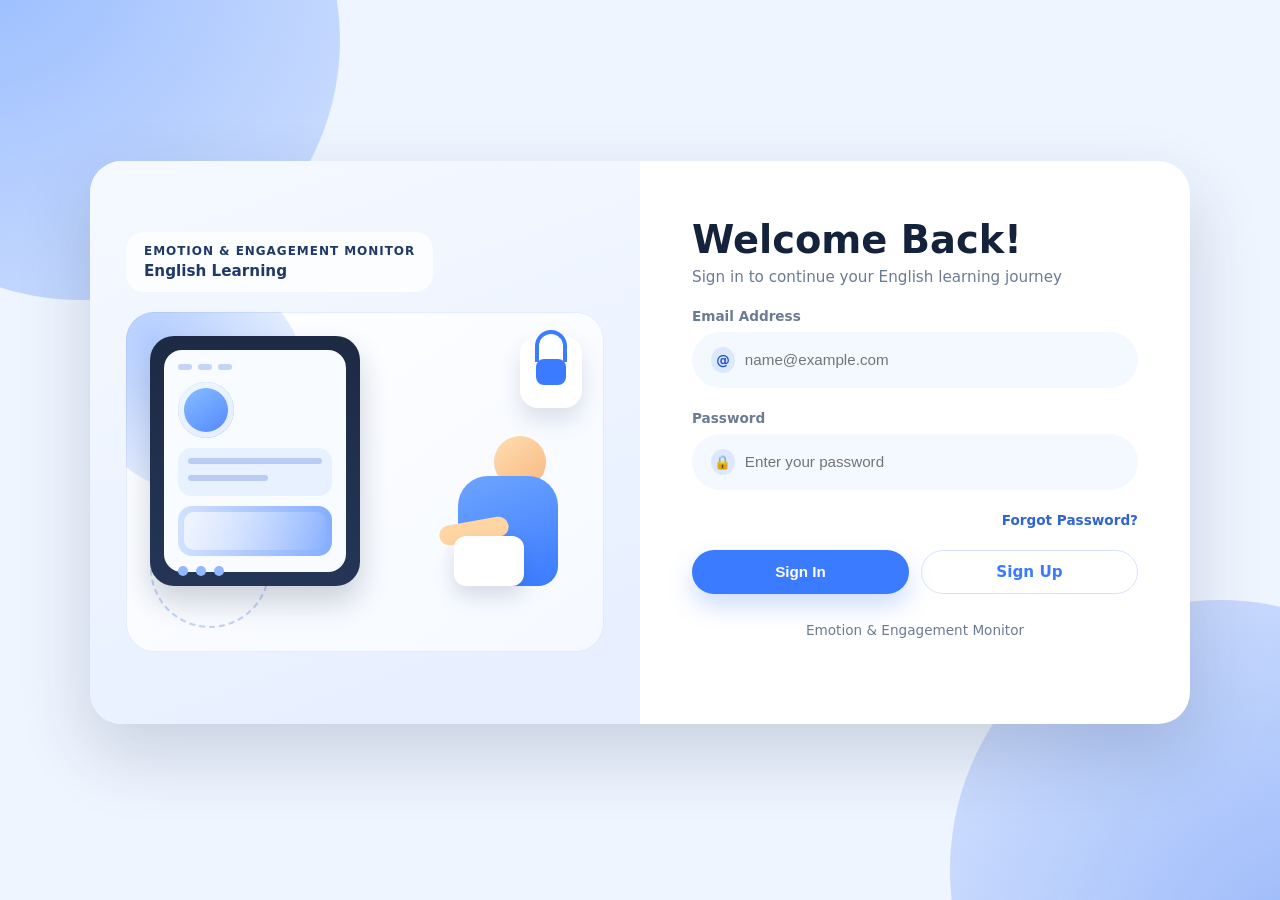
<file: static/admin.html>
<!doctype html>
<html lang="en">
  <head>
    <meta charset="utf-8" />
    <meta name="viewport" content="width=device-width, initial-scale=1" />
    <title>Admin — Emotion Monitor</title>
    <link
      href="https://cdn.jsdelivr.net/npm/bootstrap@5.3.3/dist/css/bootstrap.min.css"
      rel="stylesheet"
      integrity="sha384-QWTKZyjpPEjISv5WaRU9OFeRpok6YctnYmDr5pNlyT2bRjXh0JMhjY6hW+ALEwIH"
      crossorigin="anonymous"
    />
    <link rel="stylesheet" href="/static/styles.css" />
  </head>
  <body class="bg-body-tertiary">
    <nav class="navbar navbar-expand-lg bg-white border-bottom sticky-top">
      <div class="container d-flex justify-content-end align-items-center gap-3">
        <p class="mb-0 small">Signed in as: <strong id="userInfo"></strong></p>
        <button id="logoutBtn" class="btn btn-outline-danger btn-sm">Logout</button>
      </div>
    </nav>

    <main class="container py-4">
      <header class="mb-4">
        <h1 class="h3 mb-1">Admin Monitoring & Maintenance</h1>
        <p class="text-body-secondary mb-0">System activity, maintenance controls, and research export</p>
      </header>

      <section class="card shadow-sm border-0 mb-3">
        <div class="card-body">
          <div class="d-flex justify-content-between align-items-center mb-3">
            <h2 class="h5 mb-0">System Stats</h2>
            <button id="refreshAdminStatsBtn" class="btn btn-outline-primary btn-sm">Refresh Stats</button>
          </div>
          <div class="row g-3">
            <div class="col-6 col-md-3"><div class="border rounded p-2">Users: <strong id="statsUsers">0</strong></div></div>
            <div class="col-6 col-md-3"><div class="border rounded p-2">Materials: <strong id="statsMaterials">0</strong></div></div>
            <div class="col-6 col-md-3"><div class="border rounded p-2">Comments: <strong id="statsComments">0</strong></div></div>
            <div class="col-6 col-md-3"><div class="border rounded p-2">Emotion Logs: <strong id="statsLogs">0</strong></div></div>
          </div>
        </div>
      </section>

      <section class="card shadow-sm border-0 mb-3">
        <div class="card-body">
          <h2 class="h5">Maintenance</h2>
          <div class="row g-3 align-items-end">
            <div class="col-12 col-md-4">
              <label for="adminUserId" class="form-label">User ID</label>
              <input id="adminUserId" class="form-control" type="number" min="1" />
            </div>
            <div class="col-12 col-md-4">
              <label for="adminUserActive" class="form-label">Active Status</label>
              <select id="adminUserActive" class="form-select">
                <option value="true">Active</option>
                <option value="false">Inactive</option>
              </select>
            </div>
            <div class="col-12 col-md-4 d-grid">
              <button id="toggleUserActiveBtn" class="btn btn-warning">Update User Status</button>
            </div>
          </div>
          <div class="mt-3">
            <button id="downloadExportBtn" class="btn btn-success">Download Research CSV</button>
          </div>
        </div>
      </section>

      <section class="card shadow-sm border-0 mb-3">
        <div class="card-body">
          <div class="d-flex justify-content-between align-items-center mb-2">
            <h2 class="h5 mb-0">Activity Feed</h2>
            <button id="refreshAdminActivityBtn" class="btn btn-outline-primary btn-sm">Refresh Activity</button>
          </div>
          <div class="table-responsive">
            <table class="table table-sm table-striped align-middle">
              <thead>
                <tr>
                  <th>Time</th>
                  <th>Event</th>
                  <th>Actor</th>
                  <th>Detail</th>
                </tr>
              </thead>
              <tbody id="adminActivityBody"></tbody>
            </table>
          </div>
        </div>
      </section>

      <section id="messageSection" class="mb-3">
        <div id="appMessage" class="alert d-none mb-0" role="alert"></div>
      </section>
    </main>

    <script src="/static/app.js?v=20260425"></script>
  </body>
</html>
</file>
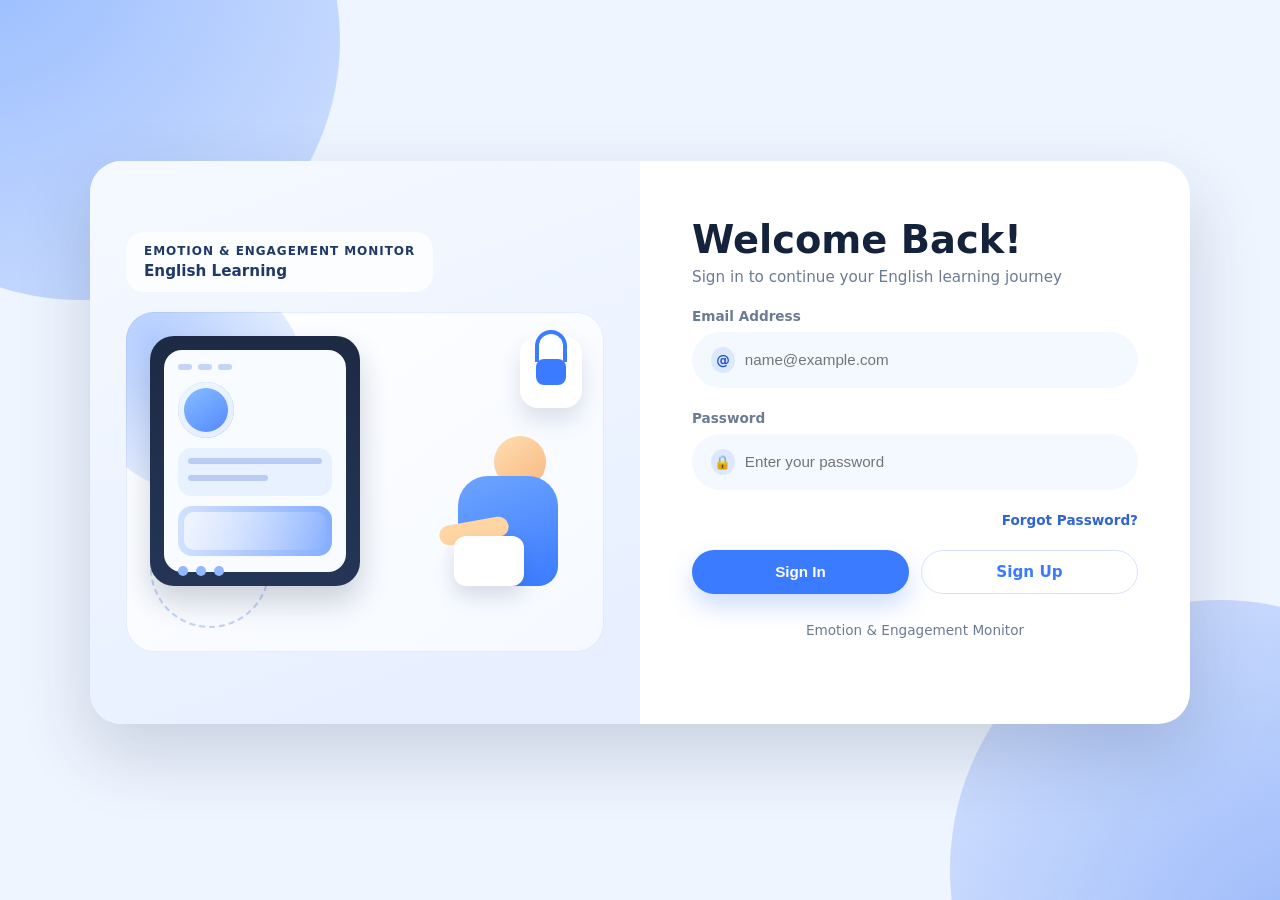
<file: static/login.html>
<!doctype html>
<html lang="en">
  <head>
    <meta charset="utf-8" />
    <meta name="viewport" content="width=device-width, initial-scale=1" />
    <title>Login — Emotion Monitor</title>
    <link rel="stylesheet" href="/static/login.css" />
  </head>
  <body>
    <main class="login-screen">
      <div class="login-background">
        <span class="blob blob-top"></span>
        <span class="blob blob-bottom"></span>
        <span class="blob blob-mid"></span>
      </div>

      <section class="login-card" aria-labelledby="welcomeTitle">
        <div class="login-illustration">
          <div class="illustration-shell">
            <div class="illustration-badge">
              <span>Emotion & Engagement Monitor</span>
              <strong>English Learning</strong>
            </div>

            <div class="illustration-panel">
              <div class="illustration-glow"></div>
              <div class="illustration-device">
                <div class="device-screen">
                  <div class="device-header">
                    <span class="status-pill"></span>
                    <span class="status-pill"></span>
                    <span class="status-pill"></span>
                  </div>
                  <div class="device-content">
                    <div class="avatar"></div>
                    <div class="speech">
                      <span class="speech-line"></span>
                      <span class="speech-line short"></span>
                    </div>
                    <div class="emotion-wave"></div>
                    <div class="emotion-dots">
                      <span></span>
                      <span></span>
                      <span></span>
                    </div>
                  </div>
                </div>
              </div>

              <div class="illustration-student">
                <div class="student-head"></div>
                <div class="student-body"></div>
                <div class="student-arm"></div>
                <div class="student-book"></div>
              </div>

              <div class="illustration-lock">
                <div class="lock-body"></div>
                <div class="lock-ring"></div>
              </div>

              <div class="illustration-orbit"></div>
            </div>
          </div>
        </div>

        <div class="login-form" id="authSection">
          <div class="form-header">
            <h1 id="welcomeTitle">Welcome Back!</h1>
            <p>Sign in to continue your English learning journey</p>
          </div>

          <div class="input-group">
            <label for="loginEmail">Email Address</label>
            <div class="input-shell">
              <span class="input-icon" aria-hidden="true">@</span>
              <input id="loginEmail" type="email" placeholder="name@example.com" autocomplete="email" />
            </div>
          </div>

          <div class="input-group">
            <label for="loginPassword">Password</label>
            <div class="input-shell">
              <span class="input-icon" aria-hidden="true">&#128274;</span>
              <input id="loginPassword" type="password" placeholder="Enter your password" autocomplete="current-password" />
            </div>
          </div>

          <div class="form-row">
            <a class="forgot-link" href="#">Forgot Password?</a>
          </div>

          <div class="button-row">
            <button id="loginBtn" class="btn primary">Sign In</button>
            <a class="btn ghost" href="/static/register.html">Sign Up</a>
          </div>

          

          <p class="form-footer">Emotion & Engagement Monitor</p>

          <section id="messageSection">
            <div id="appMessage" class="alert" role="alert"></div>
          </section>
        </div>
      </section>
    </main>

    <script src="/static/app.js?v=20260423"></script>
  </body>
</html>
</file>
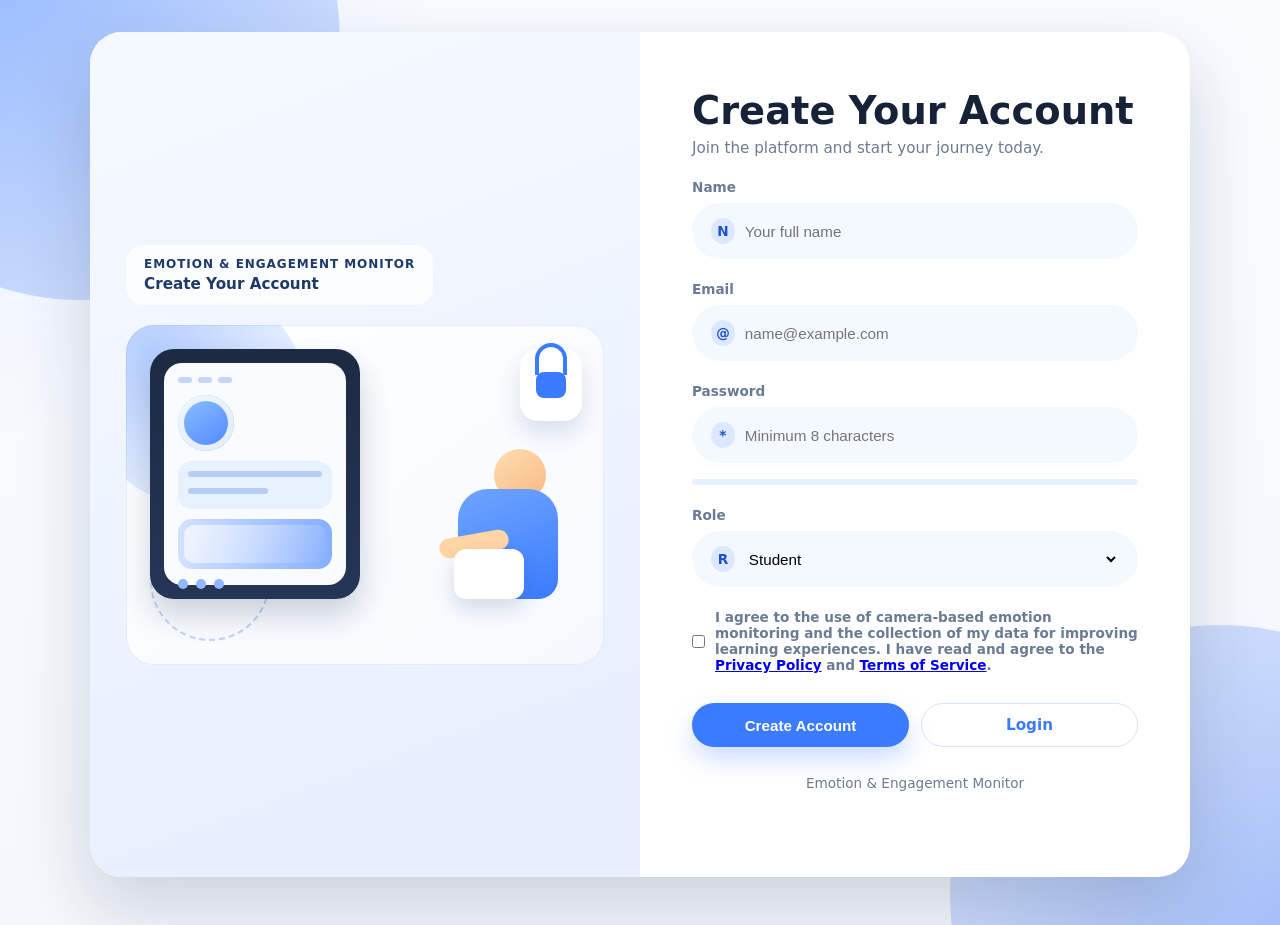
<file: static/register.html>
<!doctype html>
<html lang="en">
  <head>
    <meta charset="utf-8" />
    <meta name="viewport" content="width=device-width, initial-scale=1" />
    <title>Register — Emotion Monitor</title>
    <link rel="stylesheet" href="/static/login.css" />
    <link rel="stylesheet" href="/static/styles.css" />
  </head>
  <body class="bg-body-tertiary">
    <main class="login-screen">
      <div class="login-background">
        <span class="blob blob-top"></span>
        <span class="blob blob-bottom"></span>
        <span class="blob blob-mid"></span>
      </div>

      <section class="login-card" aria-labelledby="registerTitle">
        <div class="login-illustration">
          <div class="illustration-shell">
            <div class="illustration-badge">
              <span>Emotion & Engagement Monitor</span>
              <strong>Create Your Account</strong>
            </div>

            <div class="illustration-panel">
              <div class="illustration-glow"></div>
              <div class="illustration-device">
                <div class="device-screen">
                  <div class="device-header">
                    <span class="status-pill"></span>
                    <span class="status-pill"></span>
                    <span class="status-pill"></span>
                  </div>
                  <div class="device-content">
                    <div class="avatar"></div>
                    <div class="speech">
                      <span class="speech-line"></span>
                      <span class="speech-line short"></span>
                    </div>
                    <div class="emotion-wave"></div>
                    <div class="emotion-dots">
                      <span></span>
                      <span></span>
                      <span></span>
                    </div>
                  </div>
                </div>
              </div>

              <div class="illustration-student">
                <div class="student-head"></div>
                <div class="student-body"></div>
                <div class="student-arm"></div>
                <div class="student-book"></div>
              </div>

              <div class="illustration-lock">
                <div class="lock-body"></div>
                <div class="lock-ring"></div>
              </div>

              <div class="illustration-orbit"></div>
            </div>
          </div>
        </div>

        <div class="login-form" id="authSection">
          <div class="form-header">
            <h1 id="registerTitle">Create Your Account</h1>
            <p>Join the platform and start your journey today.</p>
          </div>

          <div class="input-group">
            <label for="registerName">Name</label>
            <div class="input-shell">
              <span class="input-icon" aria-hidden="true">N</span>
              <input id="registerName" type="text" placeholder="Your full name" autocomplete="name" />
            </div>
          </div>

          <div class="input-group">
            <label for="registerEmail">Email</label>
            <div class="input-shell">
              <span class="input-icon" aria-hidden="true">@</span>
              <input id="registerEmail" type="email" placeholder="name@example.com" autocomplete="email" />
            </div>
          </div>

          <div class="input-group">
            <label for="registerPassword">Password</label>
            <div class="input-shell">
              <span class="input-icon" aria-hidden="true">*</span>
              <input id="registerPassword" type="password" placeholder="Minimum 8 characters" autocomplete="new-password" />
            </div>
            <div id="passwordStrength" style="height:6px; background:#e8f1ff; border-radius:6px; overflow:hidden; margin-top:8px;">
              <div id="passwordStrengthBar" style="width:0%; height:100%; background:linear-gradient(90deg,#ff9a9e,#3a7bff);"></div>
            </div>
          </div>

          <div class="input-group">
            <label for="registerRole">Role</label>
            <div class="input-shell">
              <span class="input-icon" aria-hidden="true">R</span>
              <select id="registerRole" style="border:none; background:transparent; width:100%; outline:none; font-size:0.95rem;">
                <option value="student">Student</option>
                <option value="teacher">Teacher</option>
              </select>
            </div>
          </div>

          <div class="input-group" style="display:flex; align-items:center; gap:10px;">
            <input id="registerConsent" type="checkbox" />
            <label for="registerConsent" style="font-size:0.85rem; color:var(--ink-muted);">I agree to the use of camera-based emotion monitoring and the collection of my data for improving learning experiences. I have read and agree to the <a href="#">Privacy Policy</a> and <a href="#">Terms of Service</a>.</label>
          </div>

          <div class="button-row" style="margin-top:8px;">
            <button id="registerBtn" class="btn primary">Create Account</button>
            <a class="btn ghost" href="/static/login.html">Login</a>
          </div>

          <p class="form-footer">Emotion & Engagement Monitor</p>

          <section id="messageSection">
            <div id="appMessage" class="alert" role="alert"></div>
          </section>
        </div>
      </section>
    </main>

    <script
      src="https://cdn.jsdelivr.net/npm/bootstrap@5.3.3/dist/js/bootstrap.bundle.min.js"
      integrity="sha384-YvpcrYf0tY3lHB60NNkmXc5s9fDVZLESaAA55NDzOxhy9GkcIdslK1eN7N6jIeHz"
      crossorigin="anonymous"
    ></script>
    <script src="/static/app.js?v=20260423"></script>
  </body>
</html>
</file>
<file: static/styles.css>
:root {
	--brand-accent: #0d6efd;
	--student-bg: #f4f7fb;
	--student-card: #ffffff;
	--student-border: #e3e8f2;
	--student-text: #152238;
	--student-muted: #637187;
	--student-soft: #eef3fb;
	--student-success: #2bb673;
}

body {
	min-height: 100vh;
	background:
		radial-gradient(circle at top left, rgba(72, 124, 255, 0.08), transparent 28%),
		linear-gradient(180deg, #f8fbff 0%, var(--student-bg) 100%);
	color: var(--student-text);
	font-feature-settings: "cv02", "cv03", "cv04", "cv11";
}

.navbar-brand {
	letter-spacing: 0.01em;
}

.student-navbar {
	backdrop-filter: blur(14px);
	box-shadow: 0 8px 30px rgba(17, 24, 39, 0.06);
}

.brand-mark {
	width: 42px;
	height: 42px;
	border-radius: 14px;
	display: grid;
	place-items: center;
	background: linear-gradient(135deg, #5b8cff 0%, #6d5efc 100%);
	color: #fff;
	font-weight: 700;
	box-shadow: 0 10px 22px rgba(91, 140, 255, 0.24);
}

.student-shell {
	max-width: 1600px;
}

.student-layout {
	display: grid;
	grid-template-columns: 280px minmax(0, 1fr) 390px;
	gap: 1rem;
	align-items: start;
}

.sidebar-materials-list {
	display: grid;
	gap: 0.6rem;
}

.sidebar-material-item {
	padding: 0.6rem;
	background: #fbfcfe;
	border: 1px solid #e3e9f2;
	border-radius: 12px;
	cursor: pointer;
	transition: all 0.2s ease;
	font-size: 0.8rem;
	line-height: 1.4;
}

.sidebar-material-item:hover {
	background: #eef4ff;
	border-color: #d9e5ff;
	transform: translateX(2px);
}

.sidebar-material-item.active {
	background: #e7f0ff;
	border-color: #487cff;
}

.sidebar-material-title {
	font-weight: 600;
	color: #152238;
	margin-bottom: 0.2rem;
}

.sidebar-material-subject {
	font-size: 0.7rem;
	color: #637187;
}

.student-sidebar,
.student-content,
.student-monitor-column {
	min-width: 0;
}

.student-sidebar {
	position: sticky;
	top: 88px;
	display: grid;
	gap: 1rem;
}

.sidebar-card,
.lesson-meta-card,
.material-detail,
.comments-list .border,
.consent-card,
.hero-card,
.monitor-card {
	background: var(--student-card);
	border: 1px solid var(--student-border);
	border-radius: 20px;
	box-shadow: 0 12px 30px rgba(20, 32, 58, 0.06);
}

.sidebar-card {
	padding: 1rem;
}

.course-card {
	background: linear-gradient(180deg, #ffffff 0%, #f7faff 100%);
}

.sidebar-title,
.section-kicker {
	font-size: 0.73rem;
	text-transform: uppercase;
	letter-spacing: 0.12em;
	font-weight: 800;
	color: var(--student-muted);
	margin-bottom: 0.75rem;
}

.sidebar-nav {
	display: grid;
	gap: 0.45rem;
}

.sidebar-link {
	display: flex;
	align-items: center;
	padding: 0.7rem 0.85rem;
	border-radius: 14px;
	text-decoration: none;
	color: #263248;
	background: #fbfcfe;
	border: 1px solid transparent;
	font-weight: 600;
	transition: transform 0.15s ease, background 0.15s ease, border-color 0.15s ease;
}

.sidebar-link:hover,
.sidebar-link.active {
	background: #eef4ff;
	border-color: #d9e5ff;
	transform: translateX(2px);
	color: #173b8f;
}

.focus-item {
	display: flex;
	gap: 0.75rem;
	align-items: flex-start;
}

.focus-dot {
	width: 12px;
	height: 12px;
	border-radius: 999px;
	margin-top: 0.35rem;
	box-shadow: 0 0 0 6px rgba(13, 110, 253, 0.08);
}

.student-content {
	display: grid;
	gap: 0;
}

.hero-card {
	overflow: hidden;
	background:
		radial-gradient(circle at top right, rgba(98, 152, 255, 0.14), transparent 32%),
		linear-gradient(180deg, #ffffff 0%, #f9fbff 100%);
}

.hero-title {
	font-size: clamp(1.6rem, 3vw, 2.45rem);
	font-weight: 800;
	letter-spacing: -0.03em;
	color: #122033;
}

.breadcrumb-lite {
	color: var(--student-muted);
}

.lesson-meta-card {
	padding: 1rem 1.1rem;
	min-width: min(100%, 360px);
	background: linear-gradient(180deg, #ffffff 0%, #f7faff 100%);
}

.pill-badge {
	display: inline-flex;
	align-items: center;
	justify-content: center;
	padding: 0.34rem 0.7rem;
	border-radius: 999px;
	background: #eef3fb;
	color: #3358a8;
	font-weight: 700;
	font-size: 0.78rem;
	border: 1px solid #dbe5f7;
}

.pill-badge-success {
	background: #e9faf1;
	color: #1a8f4a;
	border-color: #c7efd8;
}

.soft-progress {
	height: 10px;
	background: #edf1f8;
	border-radius: 999px;
	overflow: hidden;
}

.soft-progress .progress-bar {
	background: linear-gradient(90deg, #4d86ff 0%, #62c1ff 100%);
	border-radius: 999px;
}

.material-chip-row {
	display: flex;
	flex-wrap: wrap;
	gap: 0.5rem;
	justify-content: flex-start;
}

.material-chip {
	display: inline-flex;
	align-items: center;
	padding: 0.42rem 0.7rem;
	border-radius: 999px;
	background: #edf4ff;
	color: #2f5fbf;
	font-weight: 700;
	font-size: 0.78rem;
	border: 1px solid #dce7ff;
}

.material-chip-soft {
	background: #f5f7fb;
	color: #5b6474;
	border-color: #e6ebf3;
}

.material-detail {
	padding: 1rem;
	line-height: 1.65;
	color: #30415a;
	background: linear-gradient(180deg, #ffffff 0%, #fbfcff 100%);
}

.material-preview {
	border: 1px solid #e4e9f2;
	border-radius: 16px;
	background: #ffffff;
	overflow: hidden;
}

.material-preview iframe {
	display: block;
	width: 100%;
	height: 420px;
	border: 0;
}

.comment-box {
	min-height: 88px;
	resize: vertical;
	border-radius: 16px;
	border-color: #d9e2ef;
	background: #fbfcfe;
}

.comments-list .border {
	padding: 0.85rem;
	border-radius: 16px !important;
	background: #fbfcfe;
	border-color: #e4e9f2 !important;
}

#teacherReport {
	background: #f8f9fa;
	border: 1px solid #dee2e6;
	border-radius: 0.5rem;
	padding: 0.75rem;
	max-height: 320px;
	overflow: auto;
	font-size: 0.85rem;
}

.video-col {
	display: flex;
	flex-direction: column;
	align-items: center;
	gap: 0.75rem;
}

@media (min-width: 992px) {
	.video-col {
		align-items: flex-start;
	}
}

.video-wrap {
	position: relative;
	width: 320px;
	height: 240px;
}

.monitor-popup {
	position: sticky;
	top: 88px;
	width: 100%;
	max-height: calc(100vh - 110px);
	overflow: hidden auto;
	z-index: 20;
	background: transparent;
	border: 0;
	border-radius: 0;
	box-shadow: none;
}

.monitor-header {
	display: flex;
	align-items: center;
	justify-content: space-between;
	padding: 10px 12px;
	border-bottom: 1px solid #e7edf6;
	background: linear-gradient(180deg, #ffffff 0%, #f8fbff 100%);
	position: sticky;
	top: 0;
	z-index: 1;
}

.monitor-title {
	font-size: 0.95rem;
	font-weight: 800;
	color: #152238;
}

.monitor-live-badge {
	display: inline-flex;
	align-items: center;
	gap: 0.35rem;
	padding: 0.2rem 0.5rem;
	font-size: 0.65rem;
	font-weight: 700;
	border-radius: 999px;
	background: #ecfbf1;
	color: #1c9a4a;
	border: 1px solid #c9edd7;
}

.monitor-live-badge .dot {
	width: 8px;
	height: 8px;
	border-radius: 999px;
	background: #35c95a;
}

.monitor-icon-btn {
	border: 1px solid #d7dfeb;
	background: #fff;
	color: #384152;
	border-radius: 10px;
	width: 26px;
	height: 26px;
	line-height: 1;
	box-shadow: 0 4px 12px rgba(18, 32, 51, 0.06);
	font-size: 0.85rem;
	padding: 0;
}

.monitor-body {
	padding: 8px 10px 10px;
}

.monitor-top-grid {
	display: grid;
	grid-template-columns: 1fr;
	gap: 8px;
	align-items: stretch;
}

.monitor-card {
	background: #fff;
	border: 1px solid #e3e9f2;
	border-radius: 14px;
	overflow: hidden;
	box-shadow: 0 8px 20px rgba(18, 32, 51, 0.05);
}

.monitor-summary-card {
	display: block;
}

.monitor-summary-card h3 {
	font-size: 0.8rem;
	letter-spacing: 0.01em;
	color: #132033;
	font-weight: 700;
}

.monitor-video-wrap {
	width: 100%;
	height: 220px;
	border-radius: 0;
}

.monitor-video-wrap video,
.monitor-video-wrap #overlay {
	width: 100%;
	height: 220px;
	object-fit: cover;
}

.monitor-video-controls {
	display: flex;
	align-items: center;
	gap: 6px;
	padding: 6px 8px;
	background: #1e293b;
	font-size: 0.75rem;
}

.monitor-video-controls .camera-dot {
	font-size: 0.85rem;
	color: #66f08f;
}

.monitor-video-controls .small {
	font-size: 0.75rem;
}

#timelineChart {
	display: block;
	width: 100%;
	height: 120px !important;
	max-height: 120px;
}

#scatterChart {
	display: block;
	box-sizing: border-box;
	width: 100%;
	height: 160px !important;
	min-height: 140px;
}

.monitor-body .monitor-card.p-3.mt-2 {
	padding: 0.8rem !important;
	border-color: #e8edf5;
	background: linear-gradient(180deg, #ffffff 0%, #fbfcfe 100%);
}

.monitor-body .monitor-card.p-3.mt-2 h3 {
	margin-bottom: 0.5rem !important;
	font-size: 0.75rem;
	font-weight: 800;
	color: #49586e;
}

.camera-dot {
	color: #66f08f;
	font-size: 0.95rem;
	line-height: 1;
}

.emotion-ring {
	width: 92px;
	height: 92px;
	border-radius: 999px;
	display: flex;
	align-items: center;
	justify-content: center;
	font-size: 0.85rem;
	font-weight: 700;
	color: #ffffff;
	background: conic-gradient(#22c55e 0deg, #22c55e 220deg, #d5dbe5 220deg, #d5dbe5 360deg);
	box-shadow: inset 0 0 0 9px rgba(255, 255, 255, 0.94), 0 10px 20px rgba(22, 34, 53, 0.08);
	position: relative;
}

.emotion-ring::after {
	content: "";
	position: absolute;
	inset: 13px;
	border-radius: 999px;
	background: #22c55e;
	opacity: 0.88;
	z-index: -1;
}

.student-monitor-column {
	position: sticky;
	top: 88px;
	display: grid;
	gap: 0.85rem;
	align-self: start;
	max-height: calc(100vh - 110px);
	overflow: auto;
	padding-bottom: 0.25rem;
}

.student-monitor-panel {
	position: relative;
	top: auto;
	max-height: none;
	overflow: hidden;
	background: transparent;
}

.session-select-wrap {
	background: linear-gradient(180deg, #fff 0%, #f9fbff 100%);
}

.monitor-open-btn {
	position: fixed;
	bottom: 16px;
	right: 16px;
	z-index: 1199;
	border: 0;
	border-radius: 999px;
	padding: 0.55rem 0.9rem;
	background: #111827;
	color: #fff;
	font-weight: 600;
	box-shadow: 0 8px 20px rgba(17, 24, 39, 0.25);
}

.monitor-popup.minimized .monitor-body {
	display: none;
}

.monitor-popup.minimized .monitor-header {
	border-bottom-color: transparent;
	border-radius: 18px;
}

@media (max-width: 1200px) {
	.student-layout {
		grid-template-columns: 220px minmax(0, 1fr) 350px;
	}

	.student-sidebar {
		top: 88px;
	}
}

@media (max-width: 992px) {
	.student-layout {
		grid-template-columns: 1fr !important;
	}

	.student-sidebar,
	.student-monitor-column {
		position: static;
		max-height: none;
		overflow: visible;
	}

	.lesson-meta-card {
		min-width: 0;
	}

	.monitor-popup {
		position: relative;
		top: auto;
		right: auto;
		width: 100%;
		min-width: 0;
		max-width: none;
		max-height: none;
	}

	.monitor-top-grid {
		grid-template-columns: 1fr;
	}

	.monitor-video-wrap,
	.monitor-video-wrap video,
	.monitor-video-wrap #overlay {
		height: 220px;
	}

	.student-sidebar {
		position: static;
	}

	#timelineChart {
		height: 92px !important;
	}

	#scatterChart {
		height: 200px !important;
		min-height: 180px;
	}
}

.video-wrap video {
	position: relative;
	z-index: 1;
	display: block;
	width: 100%;
	height: 100%;
}

#overlay {
	position: absolute;
	inset: 0;
	z-index: 2;
	width: 100%;
	height: 100%;
	pointer-events: none;
}

#bboxRect {
	position: absolute;
	z-index: 3;
	display: none;
	border: 3px solid #20c997;
	box-shadow: 0 0 0 1px rgba(0, 0, 0, 0.45);
	pointer-events: none;
	box-sizing: border-box;
}

/* Ensure Plotly doesn't clip annotations at edges */
.js-plotly-plot .plotly {
	overflow: visible !important;
}

#appMessage,
#regMsg {
	transition: opacity 0.2s ease;
}

#appMessage:not(:empty),
#regMsg:not(:empty) {
	display: block !important;
}

@media (max-width: 1400px) {
	.student-layout {
		grid-template-columns: 250px minmax(0, 1fr) 360px;
	}
}

@media (max-width: 1200px) {
	.student-layout {
		grid-template-columns: 240px minmax(0, 1fr);
	}

	.student-monitor-column {
		grid-column: 1 / -1;
	}
}

.teacher-body {
	background:
		radial-gradient(circle at top left, rgba(84, 146, 255, 0.1), transparent 26%),
		linear-gradient(180deg, #f8fbff 0%, #eef3fa 100%);
}

.teacher-navbar {
	backdrop-filter: blur(14px);
	box-shadow: 0 8px 30px rgba(17, 24, 39, 0.06);
}

.teacher-brand-title {
	font-size: 1rem;
	font-weight: 800;
	letter-spacing: -0.02em;
}

.teacher-brand-subtitle {
	font-size: 0.76rem;
}

.teacher-nav-note {
	padding: 0.45rem 0.7rem;
	border-radius: 999px;
	background: #f6f8fd;
	border: 1px solid #e2e8f5;
}

.teacher-nav-pill {
	display: inline-flex;
	align-items: center;
	padding: 0.25rem 0.6rem;
	border-radius: 999px;
	background: #e8f3ff;
	border: 1px solid #d5e6ff;
	color: #1d4ed8;
	font-weight: 700;
	font-size: 0.72rem;
}

.teacher-shell {
	max-width: 1760px;
}

.teacher-layout {
	display: grid;
	grid-template-columns: 280px minmax(0, 1fr) 420px;
	gap: 1rem;
	align-items: start;
}

.teacher-sidebar,
.teacher-main,
.teacher-review {
	min-width: 0;
}

.teacher-sidebar {
	position: sticky;
	top: 88px;
	display: grid;
	gap: 1rem;
}

.teacher-review {
	position: sticky;
	top: 88px;
	display: grid;
	gap: 1rem;
}

.teacher-main {
	display: grid;
	gap: 0;
}

.teacher-hero .teacher-title {
	font-size: clamp(1.8rem, 2.8vw, 2.8rem);
	font-weight: 900;
	letter-spacing: -0.04em;
	color: #122033;
}

.teacher-summary-grid {
	display: grid;
	grid-template-columns: repeat(4, minmax(0, 1fr));
	gap: 0.85rem;
}

.teacher-summary-card,
.teacher-panel,
.teacher-subpanel,
.teacher-chart-card,
.teacher-privacy-card {
	background: var(--student-card);
	border: 1px solid var(--student-border);
	border-radius: 20px;
	box-shadow: 0 12px 30px rgba(20, 32, 58, 0.06);
}

.teacher-summary-card {
	padding: 1rem;
	background: linear-gradient(180deg, #ffffff 0%, #f8fbff 100%);
}

.teacher-summary-label {
	font-size: 0.72rem;
	text-transform: uppercase;
	letter-spacing: 0.11em;
	font-weight: 800;
	color: var(--student-muted);
	margin-bottom: 0.35rem;
}

.teacher-summary-value {
	font-size: clamp(1.4rem, 2.2vw, 2.1rem);
	font-weight: 900;
	letter-spacing: -0.03em;
	color: #122033;
	line-height: 1.05;
}

.teacher-summary-footnote {
	font-size: 0.84rem;
	margin-top: 0.25rem;
}

.teacher-chart-grid,
.teacher-chart-stack {
	display: grid;
	grid-template-columns: repeat(2, minmax(0, 1fr));
	gap: 0.9rem;
}

.teacher-chart-stack {
	grid-template-columns: 1fr;
}

.teacher-chart-card {
	padding: 1rem;
	background: linear-gradient(180deg, #ffffff 0%, #fafcff 100%);
}

.teacher-chart-card canvas {
	display: block;
	width: 100% !important;
	height: 140px !important;
	max-height: 140px;
}

.teacher-chart-title {
	font-size: 0.84rem;
	font-weight: 800;
	letter-spacing: 0.02em;
	color: #24334d;
	margin-bottom: 0.7rem;
}

.teacher-scatter {
	width: 100%;
	height: 180px;
}

.teacher-material-grid {
	display: grid;
	grid-template-columns: 1fr 1fr;
	gap: 1rem;
}

.teacher-callout {
	padding: 0.85rem 0.95rem;
	border-radius: 16px;
	border: 1px solid transparent;
	line-height: 1.5;
}

.teacher-callout-soft {
	background: #f5f8fd;
	border-color: #dfe8f4;
	color: #334155;
}

.teacher-callout-info {
	background: #eef7ff;
	border-color: #d2e7ff;
	color: #1e3a8a;
}

.teacher-inline-list {
	padding-left: 1.1rem;
	color: #46566e;
}

.teacher-chip-row {
	display: flex;
	flex-wrap: wrap;
	gap: 0.5rem;
}

.teacher-chip {
	display: inline-flex;
	align-items: center;
	justify-content: center;
	padding: 0.42rem 0.72rem;
	border-radius: 999px;
	background: #edf4ff;
	color: #2f5fbf;
	font-weight: 700;
	font-size: 0.78rem;
	border: 1px solid #dce7ff;
}

.teacher-chip-soft {
	background: #f5f7fb;
	color: #5b6474;
	border-color: #e6ebf3;
}

.teacher-chip-warning {
	background: #fff4db;
	color: #9a5800;
	border-color: #ffd89d;
}

.teacher-table thead th {
	font-size: 0.75rem;
	text-transform: uppercase;
	letter-spacing: 0.09em;
	color: #5c6b82;
	border-bottom-width: 1px;
}

.teacher-table tbody tr {
	cursor: pointer;
	transition: background 0.15s ease, transform 0.15s ease;
}

.teacher-table tbody tr:hover {
	background: #f6f9ff;
}

.teacher-roster-list {
	display: grid;
	gap: 0.75rem;
}

.teacher-roster-item {
	width: 100%;
	text-align: left;
	border: 1px solid #e4eaf3;
	background: linear-gradient(180deg, #ffffff 0%, #f8fbff 100%);
	border-radius: 18px;
	padding: 0.95rem 1rem;
	box-shadow: 0 8px 20px rgba(18, 32, 51, 0.05);
	transition: transform 0.15s ease, border-color 0.15s ease, box-shadow 0.15s ease;
}

.teacher-roster-item:hover {
	transform: translateY(-1px);
	border-color: #cfe0ff;
	box-shadow: 0 12px 24px rgba(18, 32, 51, 0.08);
}

.teacher-roster-name {
	font-weight: 800;
	color: #122033;
	margin-bottom: 0.2rem;
}

.teacher-roster-meta,
.teacher-roster-footnote {
	font-size: 0.8rem;
	color: #5c6b82;
	line-height: 1.4;
}

.teacher-support-list {
	display: grid;
	gap: 0.55rem;
}

.teacher-support-item {
	padding: 0.65rem 0.8rem;
	border-radius: 14px;
	background: #f6f9ff;
	border: 1px solid #e2ebfb;
	color: #344256;
	line-height: 1.45;
}

.teacher-summary-table-wrap {
	border: 1px solid #e5ebf4;
	border-radius: 16px;
	overflow: hidden;
	background: #fff;
}

.teacher-summary-table th,
.teacher-summary-table td {
	padding: 0.7rem 0.85rem;
	border-top: 1px solid #edf2f8;
	font-size: 0.88rem;
}

.teacher-summary-table tbody tr:first-child th,
.teacher-summary-table tbody tr:first-child td {
	border-top: 0;
}

.teacher-summary-table th {
	width: 46%;
	color: #526277;
	font-weight: 700;
	background: #fafcff;
}

.teacher-summary-table td {
	color: #203040;
	font-weight: 600;
}

.teacher-self-report-grid {
	display: grid;
	grid-template-columns: repeat(3, minmax(0, 1fr));
	gap: 0.5rem;
}

.teacher-self-report-chip {
	border: 1px solid #dbe4f1;
	background: #fff;
	padding: 0.58rem 0.65rem;
	border-radius: 14px;
	font-weight: 700;
	font-size: 0.82rem;
	color: #334155;
	transition: all 0.15s ease;
}

.teacher-self-report-chip:hover,
.teacher-self-report-chip.active {
	background: #edf4ff;
	border-color: #bcd2ff;
	color: #1d4ed8;
}

.teacher-comments .border {
	border-radius: 16px !important;
	background: #fbfcfe;
	border-color: #e4e9f2 !important;
	padding: 0.8rem;
}

@media (max-width: 1400px) {
	.teacher-layout {
		grid-template-columns: 250px minmax(0, 1fr) 360px;
	}

	.teacher-summary-grid {
		grid-template-columns: repeat(2, minmax(0, 1fr));
	}
}

@media (max-width: 1200px) {
	.teacher-layout {
		grid-template-columns: 1fr;
	}

	.teacher-sidebar,
	.teacher-review {
		position: static;
		max-height: none;
		overflow: visible;
	}

	.teacher-chart-grid,
	.teacher-material-grid {
		grid-template-columns: 1fr;
	}

	.teacher-self-report-grid {
		grid-template-columns: repeat(2, minmax(0, 1fr));
	}
}

@media (max-width: 768px) {
	.teacher-summary-grid,
	.teacher-self-report-grid {
		grid-template-columns: 1fr;
	}

	.teacher-hero .teacher-title {
		font-size: 1.6rem;
	}

	.teacher-scatter {
		height: 180px;
	}
}
</file>
<file: static/login.css>
:root {
  --bg-soft: #eef5ff;
  --bg-white: #ffffff;
  --ink: #14233b;
  --ink-muted: #6b7b93;
  --primary: #3a7bff;
  --primary-dark: #2f63d6;
  --outline: #d6e3ff;
  --shadow: 0 30px 70px rgba(28, 43, 77, 0.18);
  --card-radius: 32px;
  --pill-radius: 999px;
}

* {
  box-sizing: border-box;
  margin: 0;
  padding: 0;
}

body {
  font-family: "Plus Jakarta Sans", "Nunito", "Segoe UI", system-ui, -apple-system, sans-serif;
  color: var(--ink);
  background: var(--bg-soft);
  min-height: 100vh;
}

.login-screen {
  min-height: 100vh;
  display: grid;
  place-items: center;
  padding: 32px 20px 48px;
  position: relative;
  overflow: hidden;
}

.login-background {
  position: absolute;
  inset: 0;
  overflow: hidden;
  z-index: 0;
}

.blob {
  position: absolute;
  border-radius: 50%;
  background: radial-gradient(circle at 30% 30%, rgba(80, 140, 255, 0.55), rgba(64, 120, 245, 0.15));
  filter: blur(0.5px);
}

.blob-top {
  width: 520px;
  height: 520px;
  top: -220px;
  left: -180px;
}

.blob-bottom {
  width: 540px;
  height: 540px;
  bottom: -240px;
  right: -210px;
  background: radial-gradient(circle at 70% 70%, rgba(65, 120, 245, 0.5), rgba(60, 118, 245, 0.12));
}

.blob-mid {
  width: 320px;
  height: 320px;
  top: 50%;
  left: 45%;
  transform: translate(-50%, -50%);
  opacity: 0.4;
}

.login-card {
  position: relative;
  z-index: 1;
  width: min(1100px, 100%);
  background: var(--bg-white);
  border-radius: var(--card-radius);
  box-shadow: var(--shadow);
  display: grid;
  grid-template-columns: repeat(2, minmax(0, 1fr));
  overflow: hidden;
}

.login-illustration {
  background: linear-gradient(160deg, #f4f8ff 10%, #e8f0ff 85%);
  padding: 42px 36px;
  display: grid;
  align-content: center;
  position: relative;
}

.illustration-shell {
  display: grid;
  gap: 20px;
}

.illustration-badge {
  display: inline-flex;
  flex-direction: column;
  gap: 4px;
  padding: 12px 18px;
  border-radius: 18px;
  background: rgba(255, 255, 255, 0.8);
  color: #1f3a68;
  font-size: 0.75rem;
  font-weight: 600;
  text-transform: uppercase;
  letter-spacing: 0.08em;
  width: fit-content;
}

.illustration-badge strong {
  font-size: 0.95rem;
  text-transform: none;
  letter-spacing: 0;
}

.illustration-panel {
  position: relative;
  min-height: 340px;
  border-radius: 28px;
  background: linear-gradient(145deg, #ffffff 0%, #f5f9ff 100%);
  padding: 24px;
  box-shadow: inset 0 0 0 1px rgba(106, 147, 224, 0.15);
  overflow: hidden;
}

.illustration-glow {
  position: absolute;
  width: 220px;
  height: 220px;
  border-radius: 50%;
  background: radial-gradient(circle at 30% 30%, rgba(91, 147, 255, 0.45), rgba(91, 147, 255, 0));
  top: -40px;
  left: -40px;
}

.illustration-device {
  position: relative;
  z-index: 1;
  width: 210px;
  height: 250px;
  border-radius: 24px;
  background: linear-gradient(180deg, #1d2a44 0%, #243556 100%);
  padding: 14px;
  box-shadow: 0 16px 30px rgba(19, 37, 69, 0.2);
}

.device-screen {
  width: 100%;
  height: 100%;
  border-radius: 18px;
  background: #f8fbff;
  padding: 14px;
  display: grid;
  gap: 12px;
}

.device-header {
  display: flex;
  gap: 6px;
}

.status-pill {
  width: 14px;
  height: 6px;
  border-radius: 999px;
  background: #c4d5f7;
}

.device-content {
  display: grid;
  gap: 10px;
  align-content: start;
}

.avatar {
  width: 56px;
  height: 56px;
  border-radius: 50%;
  background: linear-gradient(145deg, #8ec5ff, #4c82ff);
  box-shadow: inset 0 0 0 6px rgba(255, 255, 255, 0.85);
}

.speech {
  width: 100%;
  height: 48px;
  border-radius: 14px;
  background: #e8f1ff;
  padding: 10px;
  display: grid;
  gap: 6px;
}

.speech-line {
  height: 6px;
  border-radius: 999px;
  background: #b8ccf4;
}

.speech-line.short {
  width: 60%;
}

.emotion-wave {
  width: 100%;
  height: 50px;
  border-radius: 14px;
  background: linear-gradient(90deg, rgba(58, 123, 255, 0.2), rgba(58, 123, 255, 0.6));
  position: relative;
  overflow: hidden;
}

.emotion-wave::after {
  content: "";
  position: absolute;
  inset: 6px;
  border-radius: 10px;
  background: linear-gradient(120deg, rgba(255, 255, 255, 0.7), rgba(255, 255, 255, 0));
}

.emotion-dots {
  display: flex;
  gap: 8px;
}

.emotion-dots span {
  width: 10px;
  height: 10px;
  border-radius: 50%;
  background: #93b8ff;
}

.illustration-student {
  position: absolute;
  bottom: 26px;
  right: 30px;
  width: 150px;
  height: 190px;
}

.student-head {
  width: 52px;
  height: 52px;
  border-radius: 50%;
  background: linear-gradient(145deg, #ffddb1, #f8b981);
  position: absolute;
  top: 0;
  right: 28px;
}

.student-body {
  width: 100px;
  height: 110px;
  border-radius: 30px 30px 20px 20px;
  background: linear-gradient(160deg, #6ea4ff, #3a7bff);
  position: absolute;
  top: 40px;
  right: 16px;
}

.student-arm {
  width: 70px;
  height: 20px;
  border-radius: 999px;
  background: #ffd5a4;
  position: absolute;
  top: 85px;
  right: 65px;
  transform: rotate(-10deg);
}

.student-book {
  width: 70px;
  height: 50px;
  border-radius: 12px;
  background: #ffffff;
  box-shadow: 0 10px 20px rgba(24, 44, 90, 0.15);
  position: absolute;
  top: 100px;
  right: 50px;
}

.illustration-lock {
  position: absolute;
  top: 24px;
  right: 22px;
  width: 62px;
  height: 72px;
  background: #ffffff;
  border-radius: 18px;
  box-shadow: 0 12px 22px rgba(40, 69, 120, 0.15);
  display: grid;
  place-items: center;
}

.lock-body {
  width: 30px;
  height: 26px;
  border-radius: 8px;
  background: #3a7bff;
}

.lock-ring {
  width: 32px;
  height: 32px;
  border: 4px solid #3a7bff;
  border-bottom: none;
  border-radius: 16px 16px 0 0;
  position: absolute;
  top: -6px;
}

.illustration-orbit {
  position: absolute;
  bottom: 24px;
  left: 24px;
  width: 120px;
  height: 120px;
  border-radius: 50%;
  border: 2px dashed rgba(90, 140, 230, 0.35);
}

.login-form {
  padding: 56px 52px;
  display: grid;
  gap: 22px;
}

.form-header h1 {
  font-size: clamp(1.8rem, 3vw, 2.4rem);
  font-weight: 700;
  margin-bottom: 6px;
}

.form-header p {
  color: var(--ink-muted);
  font-size: 0.95rem;
}

.input-group {
  display: grid;
  gap: 8px;
}

.input-group label {
  font-size: 0.85rem;
  color: var(--ink-muted);
  font-weight: 600;
}

.input-shell {
  position: relative;
  display: flex;
  align-items: center;
  background: #f4f8ff;
  border: 1px solid transparent;
  border-radius: var(--pill-radius);
  padding: 14px 18px;
  transition: border 0.2s ease, box-shadow 0.2s ease;
}

.input-shell:focus-within {
  border-color: rgba(58, 123, 255, 0.4);
  box-shadow: 0 0 0 4px rgba(58, 123, 255, 0.12);
}

.input-shell input {
  border: none;
  background: transparent;
  font-size: 0.95rem;
  width: 100%;
  outline: none;
  color: var(--ink);
}

.input-icon {
  width: 26px;
  height: 26px;
  border-radius: 50%;
  background: #dbe8ff;
  color: #1f4fcf;
  display: grid;
  place-items: center;
  font-weight: 700;
  margin-right: 10px;
  font-size: 0.85rem;
}

.form-row {
  display: flex;
  justify-content: flex-end;
}

.forgot-link {
  color: #2f63d6;
  text-decoration: none;
  font-weight: 600;
  font-size: 0.85rem;
}

.forgot-link:hover {
  text-decoration: underline;
}

.button-row {
  display: grid;
  grid-template-columns: repeat(2, minmax(0, 1fr));
  gap: 12px;
}

.btn {
  border-radius: var(--pill-radius);
  padding: 12px 18px;
  font-weight: 700;
  font-size: 0.95rem;
  border: 1px solid transparent;
  cursor: pointer;
  text-align: center;
  text-decoration: none;
  display: inline-flex;
  align-items: center;
  justify-content: center;
  transition: transform 0.15s ease, box-shadow 0.15s ease, background 0.15s ease;
}

.btn.primary {
  background: var(--primary);
  color: #ffffff;
  box-shadow: 0 12px 24px rgba(58, 123, 255, 0.25);
}

.btn.primary:hover {
  background: var(--primary-dark);
  transform: translateY(-1px);
}

.btn.ghost {
  background: transparent;
  color: var(--primary);
  border-color: var(--outline);
}

.btn.ghost:hover {
  background: rgba(58, 123, 255, 0.08);
}

.divider {
  text-align: center;
  position: relative;
  font-size: 0.7rem;
  color: var(--ink-muted);
  letter-spacing: 0.24em;
  font-weight: 700;
}

.divider span {
  background: #ffffff;
  padding: 0 12px;
  position: relative;
  z-index: 1;
}

.divider::before {
  content: "";
  position: absolute;
  top: 50%;
  left: 0;
  right: 0;
  height: 1px;
  background: #e3e9f5;
}

.social-row {
  display: flex;
  justify-content: center;
  gap: 14px;
}

.social-btn {
  width: 46px;
  height: 46px;
  border-radius: 50%;
  border: 1px solid #e1e9f5;
  background: #f7faff;
  display: grid;
  place-items: center;
  cursor: pointer;
  transition: transform 0.15s ease, box-shadow 0.15s ease;
}

.social-btn:hover {
  transform: translateY(-2px);
  box-shadow: 0 10px 20px rgba(22, 35, 60, 0.12);
}

.social-icon {
  font-weight: 700;
  color: #2b4a88;
  font-size: 0.95rem;
}

.form-footer {
  text-align: center;
  color: var(--ink-muted);
  font-size: 0.85rem;
  margin-top: 6px;
}

#messageSection {
  margin-top: 8px;
}

#appMessage {
  display: none;
  background: #fff4f6;
  border: 1px solid #ffd1da;
  color: #9a2c3c;
  padding: 12px 16px;
  border-radius: 16px;
  font-size: 0.85rem;
}

#appMessage:not(:empty) {
  display: block;
}

@media (max-width: 980px) {
  .login-card {
    grid-template-columns: 1fr;
  }

  .login-illustration {
    order: 1;
  }

  .login-form {
    order: 2;
    padding: 40px 32px 44px;
  }

  .illustration-panel {
    min-height: 300px;
  }
}

@media (max-width: 640px) {
  .login-screen {
    padding: 24px 16px 36px;
  }

  .login-form {
    padding: 32px 24px 36px;
  }

  .button-row {
    grid-template-columns: 1fr;
  }

  .illustration-device {
    width: 180px;
    height: 220px;
  }

  .illustration-student {
    right: 18px;
    transform: scale(0.9);
  }
}
</file>
